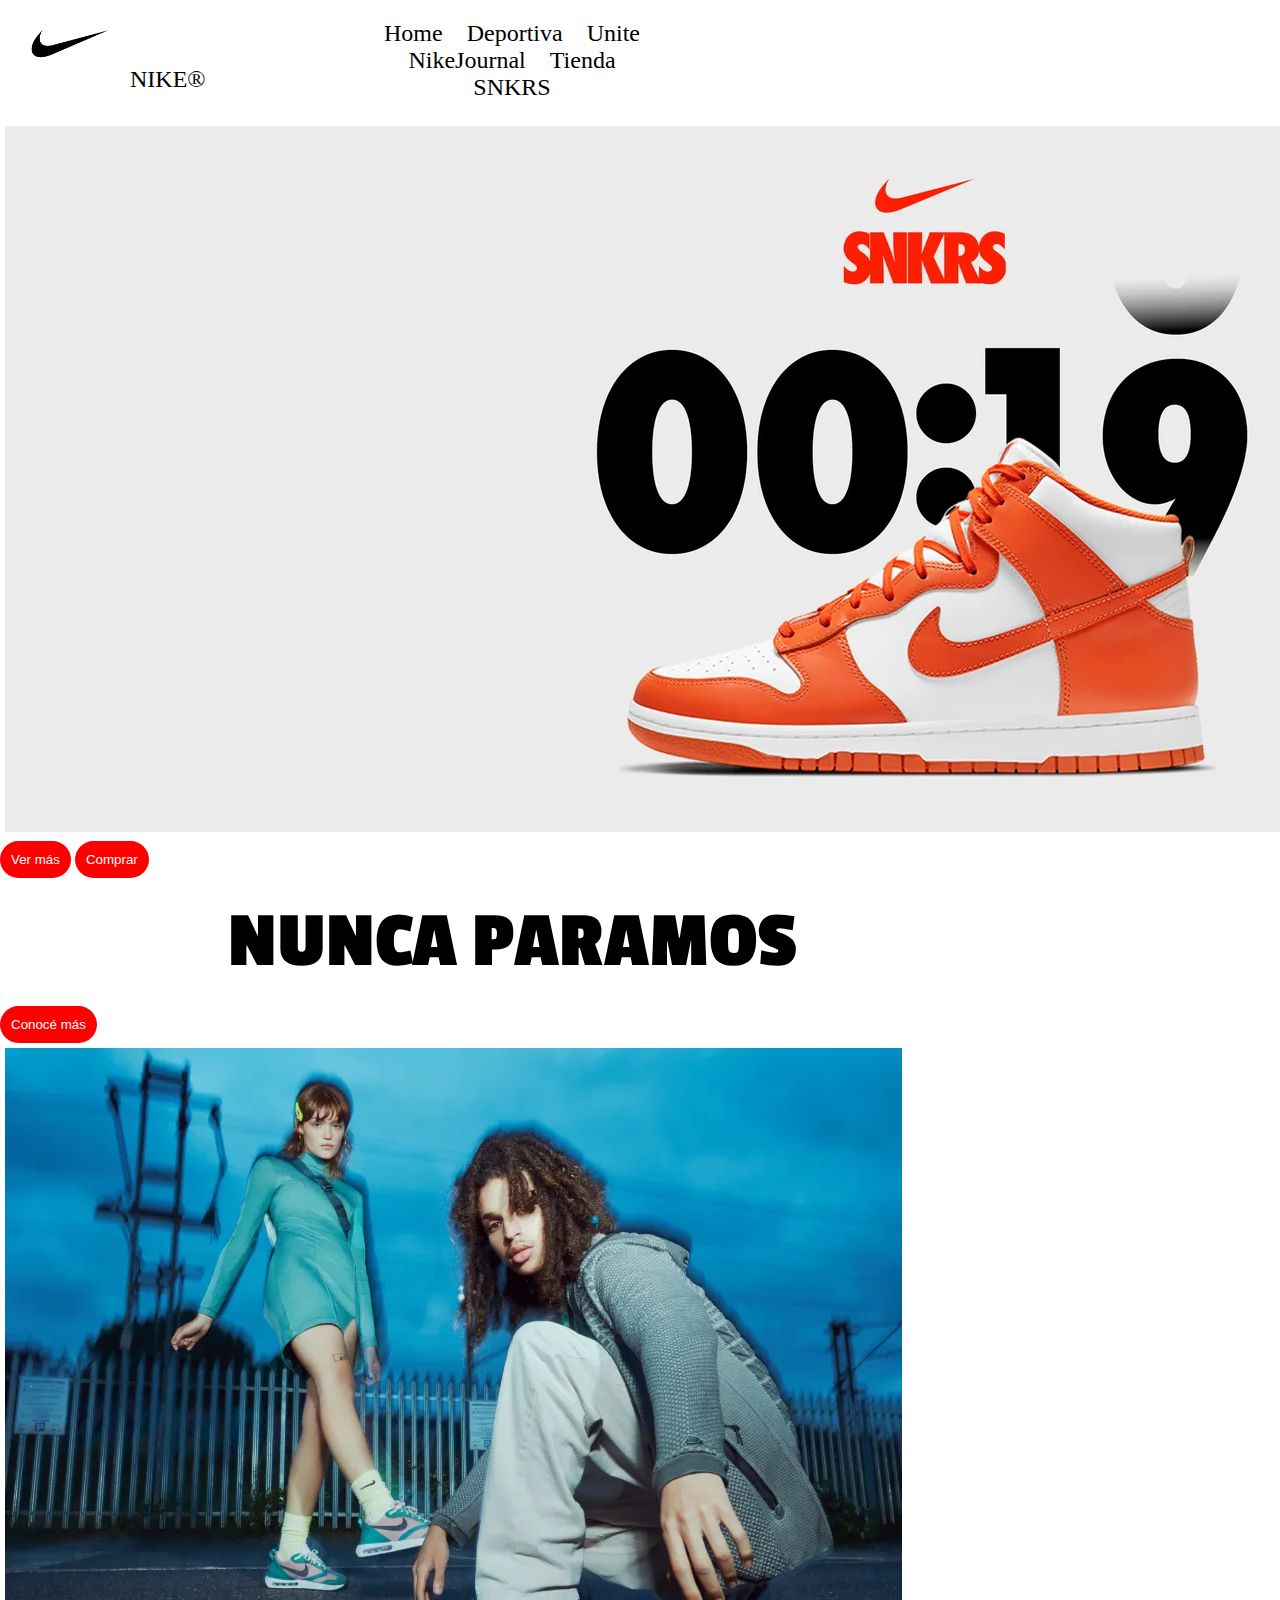
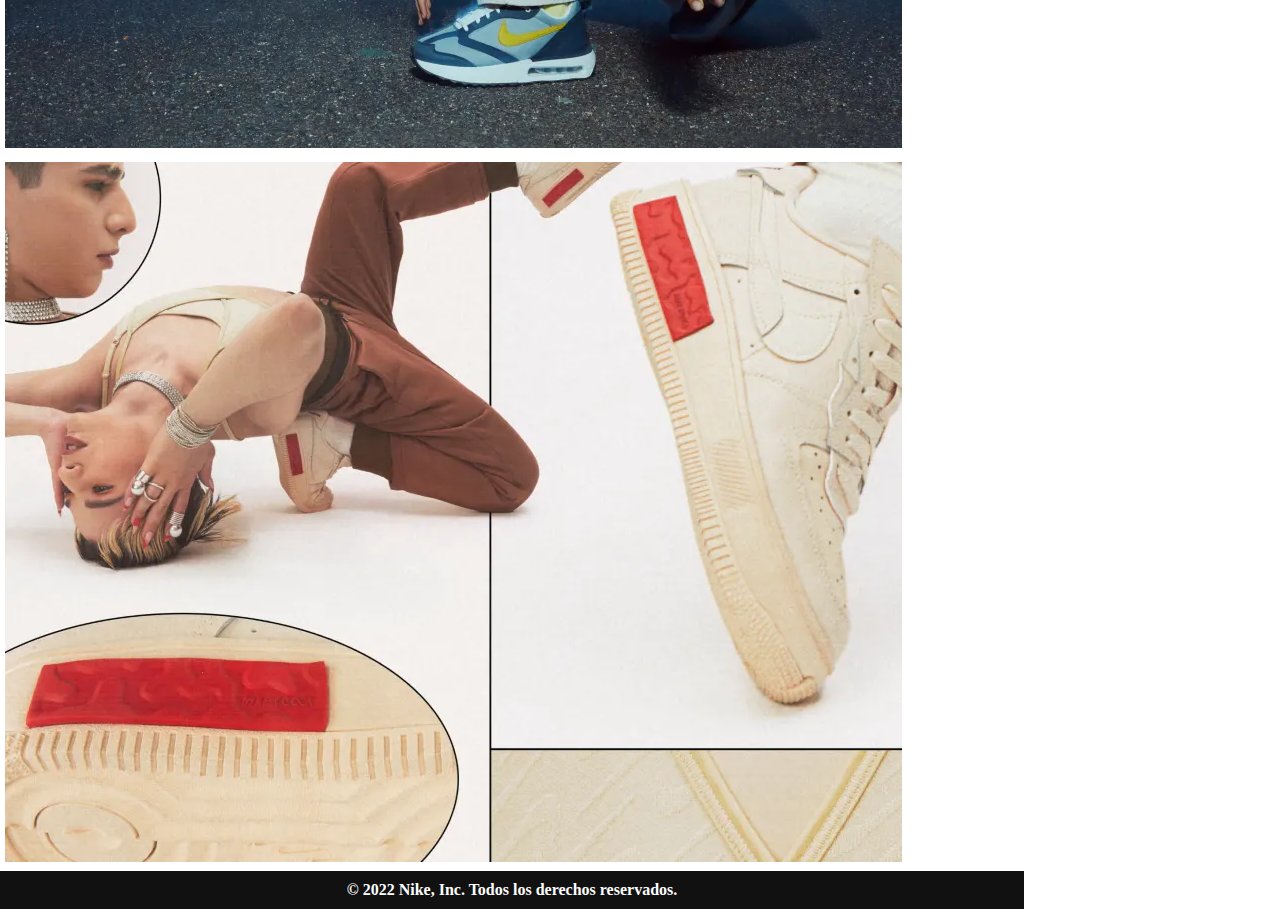
<file: index.html>
<!DOCTYPE html>
<html lang="es">

<head>
    <meta charset="UTF-8" />
    <meta http-equiv="X-UA-Compatible" content="IE=edge" />
    <meta name="viewport" content="width=device-width, initial-scale=1.0" />
    <link rel="shortcut icon" href="./imagenes/nike.png" type="image/x-icon" />
    <title>NIKE false</title>
    <!-- bootstrap -->
    <link href="https://cdn.jsdelivr.net/npm/bootstrap@5.2.0/dist/css/bootstrap.min.css" rel="stylesheet"
        integrity="sha384-gH2yIJqKdNHPEq0n4Mqa/HGKIhSkIHeL5AyhkYV8i59U5AR6csBvApHHNl/vI1Bx" crossorigin="anonymous" />
    <!-- css -->
    <link rel="stylesheet" href="./css/style.css" />
    <!-- letra -->
    <link rel="preconnect" href="https://fonts.googleapis.com" />
    <link rel="preconnect" href="https://fonts.gstatic.com" crossorigin />
    <link href="https://fonts.googleapis.com/css2?family=Passion+One&display=swap" rel="stylesheet" />
</head>

<body class="mx-auto" style="width: 80%">
    <div class="padreGrid">
        <header class="text-center">
            <a href="./index.html"><img src="./imagenes/nike.png" alt="Logo Nike" class="logo"/>NIKE®</a>
        </header>

        <nav class="lead">
            <a href="./index.html">Home</a>
            <a href="./pages/ropa.html">Deportiva</a>
            <a href="./pages/unite.html">Unite</a>
            <a href="./pages/nike.html">NikeJournal</a>
            <a href="./pages/tienda.html">Tienda</a>
            <a href="./pages/snkrs.html">SNKRS</a>
        </nav>

        <main class="text-center">
            <img src="./imagenes/zapas nike.webp" class="img-fluid" alt="zapatillas" />

            <div>
                <input type="button" value="Ver más" class="text-center" />
                <input type="button" value="Comprar" class="text-center" />
            </div>

            <h1>NUNCA PARAMOS</h1>

            <input type="button" value="Conocé más" class="text-center" />

            <div class="rounded float-left">
                <img src="./imagenes/airMax.webp" class="img-fluid" alt="publicidad" />
                <img src="./imagenes/owb the floor.webp" class="img-fluid" alt="publicidad" />
            </div>
        </main>

        <footer>
            <h2>© 2022 Nike, Inc. Todos los derechos reservados.</h2>
        </footer>
    </div>

    <!-- bootstrap -->
    <script src="https://cdn.jsdelivr.net/npm/bootstrap@5.2.0/dist/js/bootstrap.bundle.min.js"
        integrity="sha384-A3rJD856KowSb7dwlZdYEkO39Gagi7vIsF0jrRAoQmDKKtQBHUuLZ9AsSv4jD4Xa"
        crossorigin="anonymous"></script>
</body>

</html>
</file>
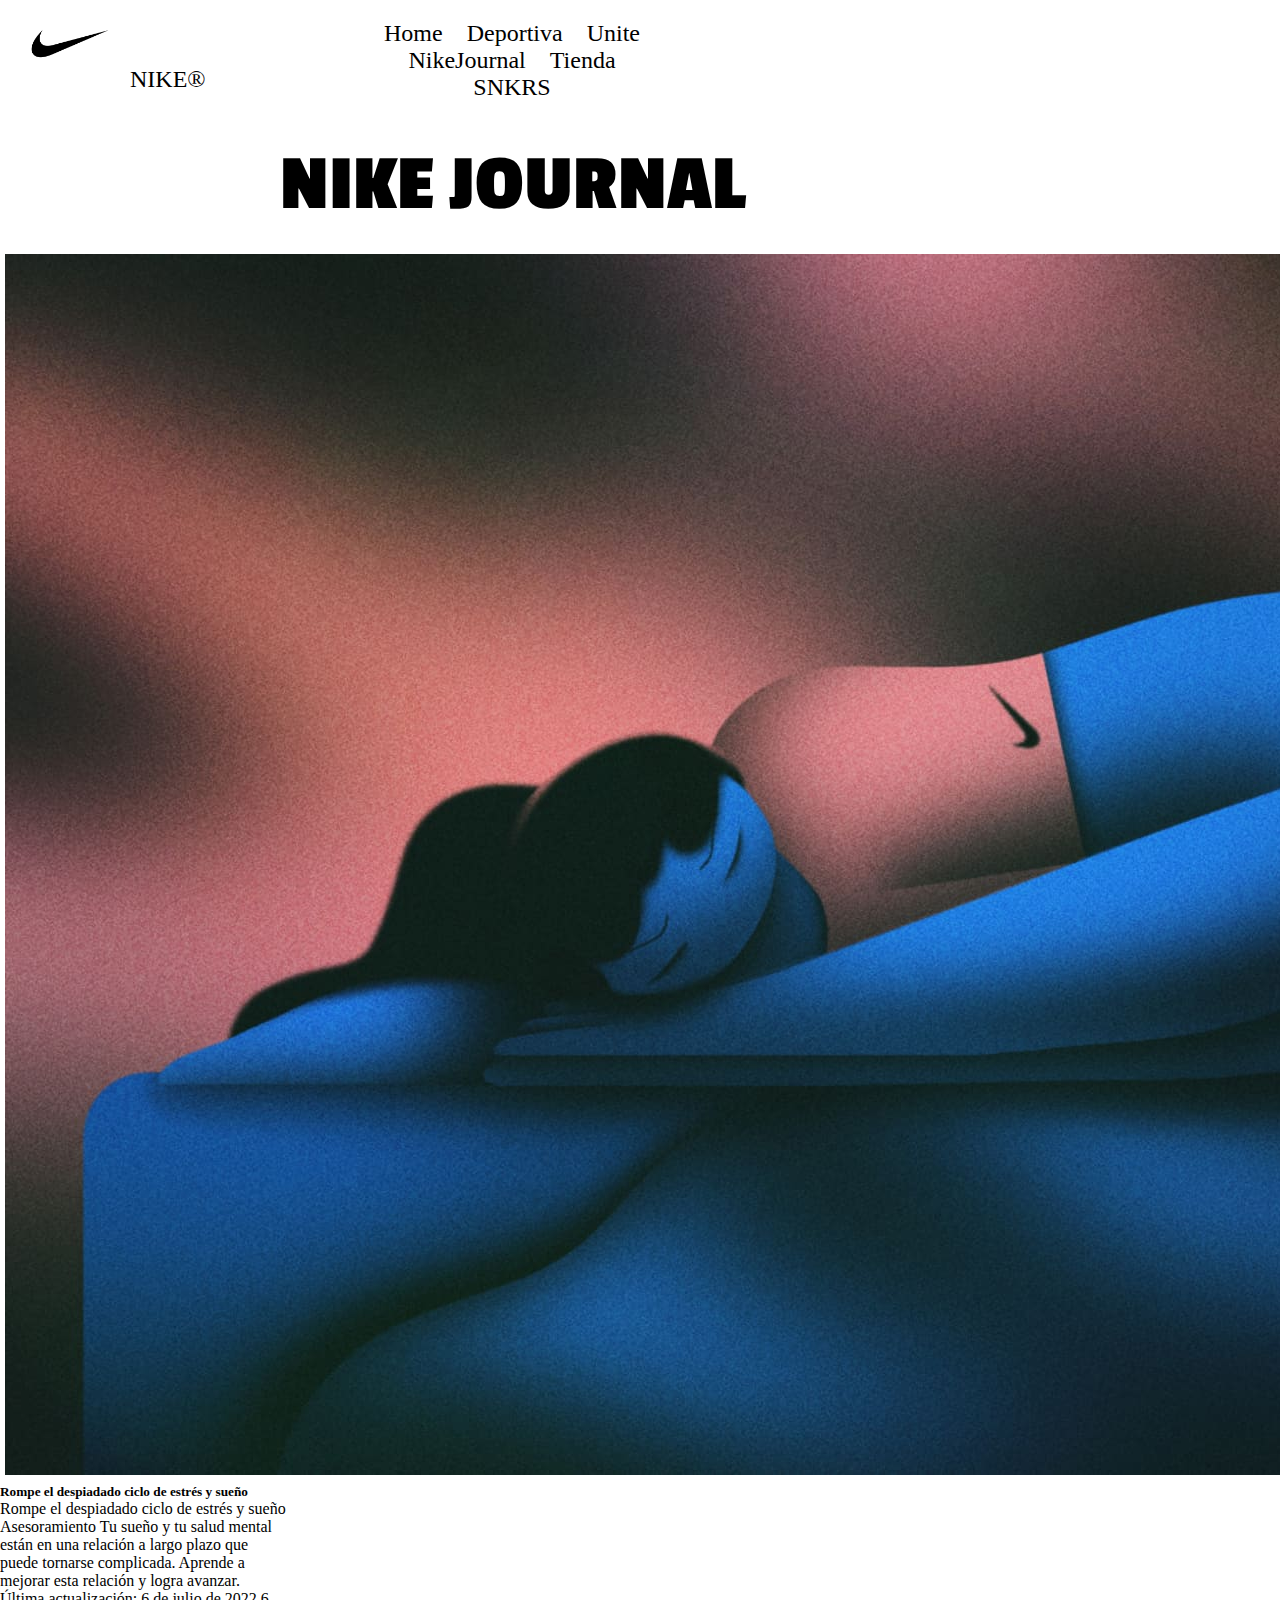
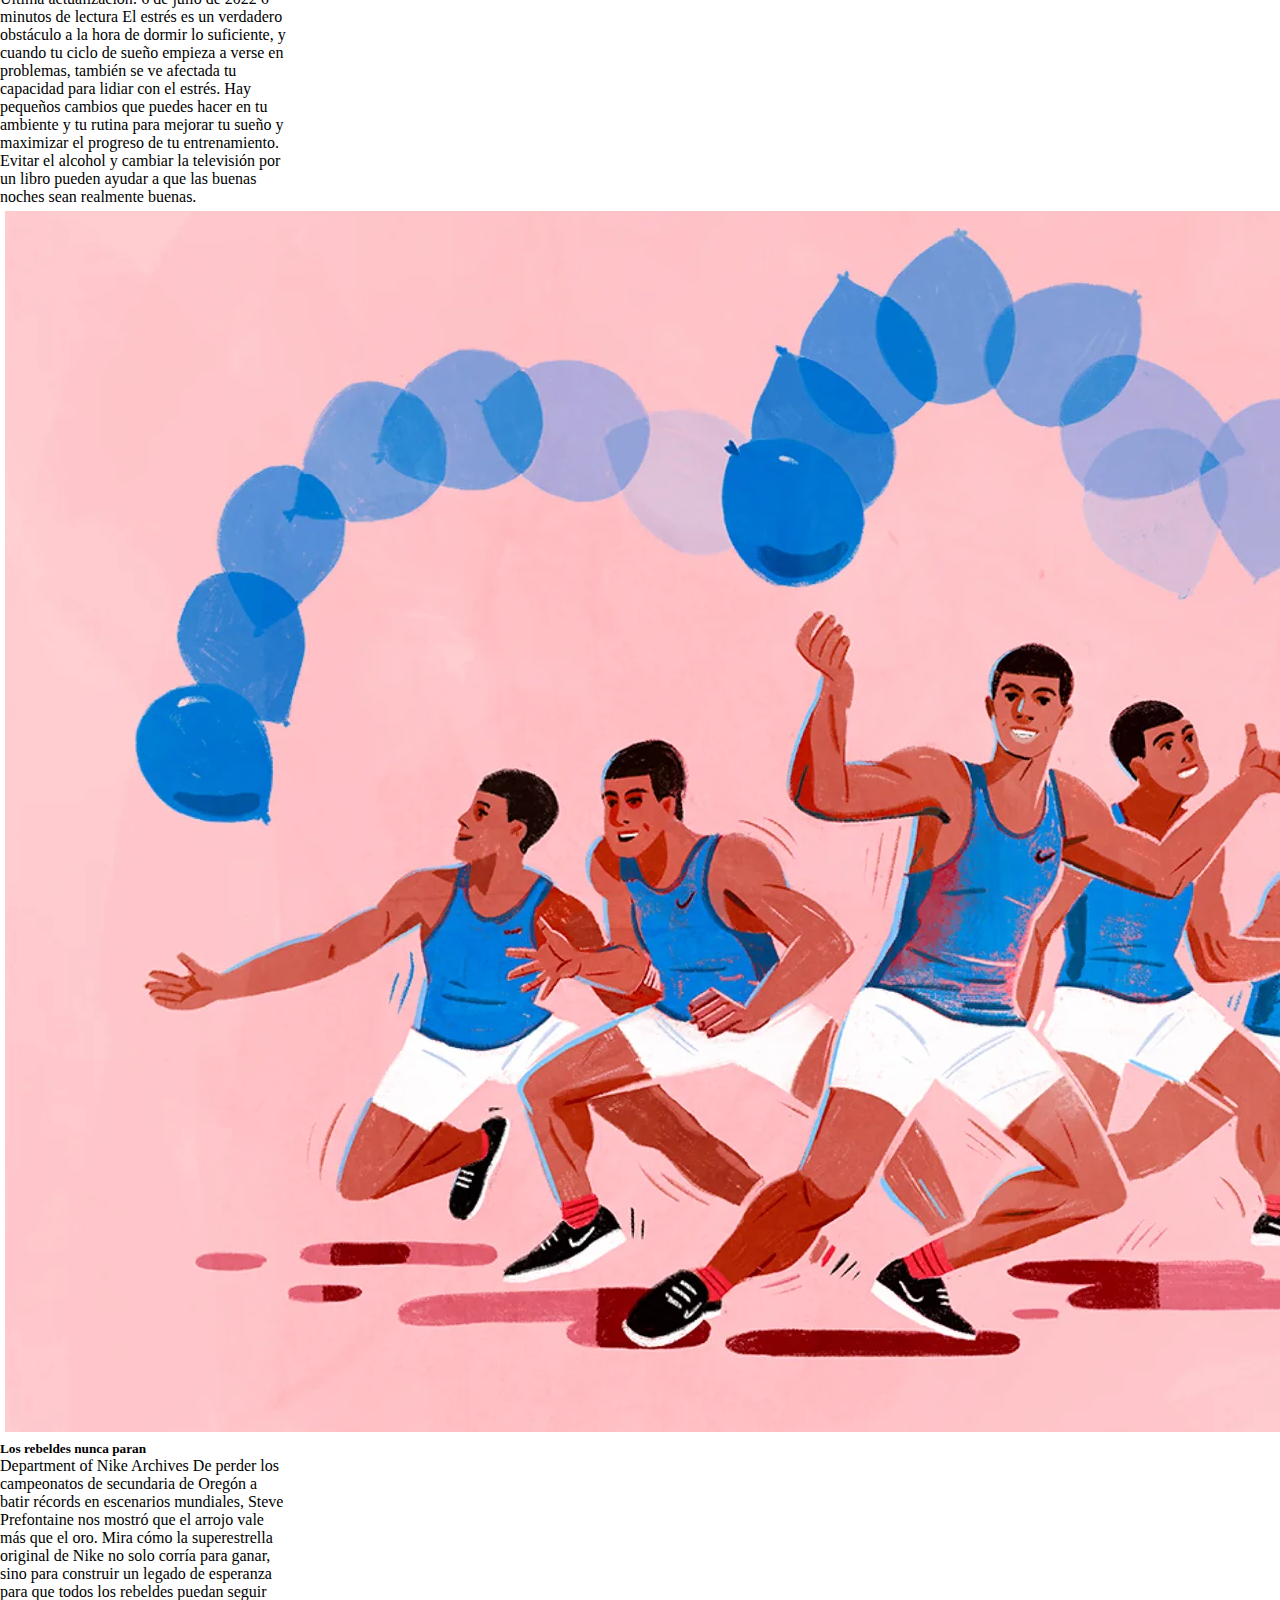
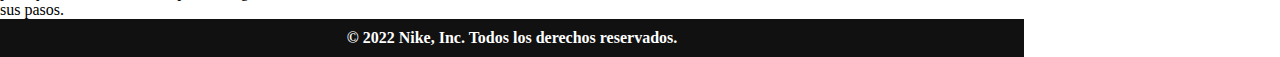
<file: pages/nike.html>
<!DOCTYPE html>
<html lang="es">

<head>
    <meta charset="UTF-8" />
    <meta http-equiv="X-UA-Compatible" content="IE=edge" />
    <meta name="viewport" content="width=device-width, initial-scale=1.0" />
    <link rel="shortcut icon" href="../imagenes/nike.png" type="image/x-icon" />
    <title>NIKE false</title>
    <!-- bootstrap -->
    <link href="https://cdn.jsdelivr.net/npm/bootstrap@5.2.0/dist/css/bootstrap.min.css" rel="stylesheet"
        integrity="sha384-gH2yIJqKdNHPEq0n4Mqa/HGKIhSkIHeL5AyhkYV8i59U5AR6csBvApHHNl/vI1Bx" crossorigin="anonymous" />
    <!-- css -->
    <link rel="stylesheet" href="../css/style.css" />
    <!-- letra -->
    <link rel="preconnect" href="https://fonts.googleapis.com" />
    <link rel="preconnect" href="https://fonts.gstatic.com" crossorigin />
    <link href="https://fonts.googleapis.com/css2?family=Passion+One&display=swap" rel="stylesheet" />
</head>

<body class="mx-auto" style="width: 80%">
    <div class="padreGrid">
        <header class="text-center">
            <a href="../index.html"><img src="../imagenes/nike.png" alt="Logo Nike" class="logo"/>NIKE®</a>
        </header>

        <nav class="lead">
            <a href="../index.html">Home</a>
            <a href="./ropa.html">Deportiva</a>
            <a href="./unite.html">Unite</a>
            <a href="./nike.html">NikeJournal</a>
            <a href="./tienda.html">Tienda</a>
            <a href="./snkrs.html">SNKRS</a>
        </nav>

        <main class="text-center">

            <h1>NIKE JOURNAL</h1>


            <div class="row card-group">

                <div class="card" style="width: 18rem;">
                    <img src="../imagenes/1ro.jpg" class="card-img-top" alt="cartas">
                    <div class="card-body">
                        <h5 class="card-title">Rompe el despiadado ciclo de estrés y sueño</h5>
                        <p class="card-text">Rompe el despiadado ciclo de estrés y sueño
                            Asesoramiento
                            Tu sueño y tu salud mental están en una relación a largo plazo que puede tornarse complicada. Aprende a mejorar esta relación y logra avanzar.
                            
                            Última actualización: 6 de julio de 2022
                            6 minutos de lectura
                            El estrés es un verdadero obstáculo a la hora de dormir lo suficiente, y cuando tu ciclo de sueño empieza a verse en problemas, también se ve afectada tu capacidad para lidiar con el estrés.
                            Hay pequeños cambios que puedes hacer en tu ambiente y tu rutina para mejorar tu sueño y maximizar el progreso de tu entrenamiento.
                            Evitar el alcohol y cambiar la televisión por un libro pueden ayudar a que las buenas noches sean realmente buenas. </p>
                    </div>
                </div>

                <div class="card" style="width: 18rem;">
                    <img src="../imagenes/2do.webp" class="card-img-top" alt="cartas">
                    <div class="card-body">
                        <h5 class="card-title">Los rebeldes nunca paran</h5>
                        <p class="card-text">Department of Nike Archives
                            De perder los campeonatos de secundaria de Oregón a batir récords en escenarios mundiales, Steve Prefontaine nos mostró que el arrojo vale más que el oro. Mira cómo la superestrella original de Nike no solo corría para ganar, sino para construir un legado de esperanza para que todos los rebeldes puedan seguir sus pasos.</p>
                    </div>
                </div>
        </main>

        <footer>
            <h2>© 2022 Nike, Inc. Todos los derechos reservados.</h2>
        </footer>
    </div>

    <!-- bootstrap -->
    <script src="https://cdn.jsdelivr.net/npm/bootstrap@5.2.0/dist/js/bootstrap.bundle.min.js"
        integrity="sha384-A3rJD856KowSb7dwlZdYEkO39Gagi7vIsF0jrRAoQmDKKtQBHUuLZ9AsSv4jD4Xa"
        crossorigin="anonymous"></script>
</body>

</html>
</file>
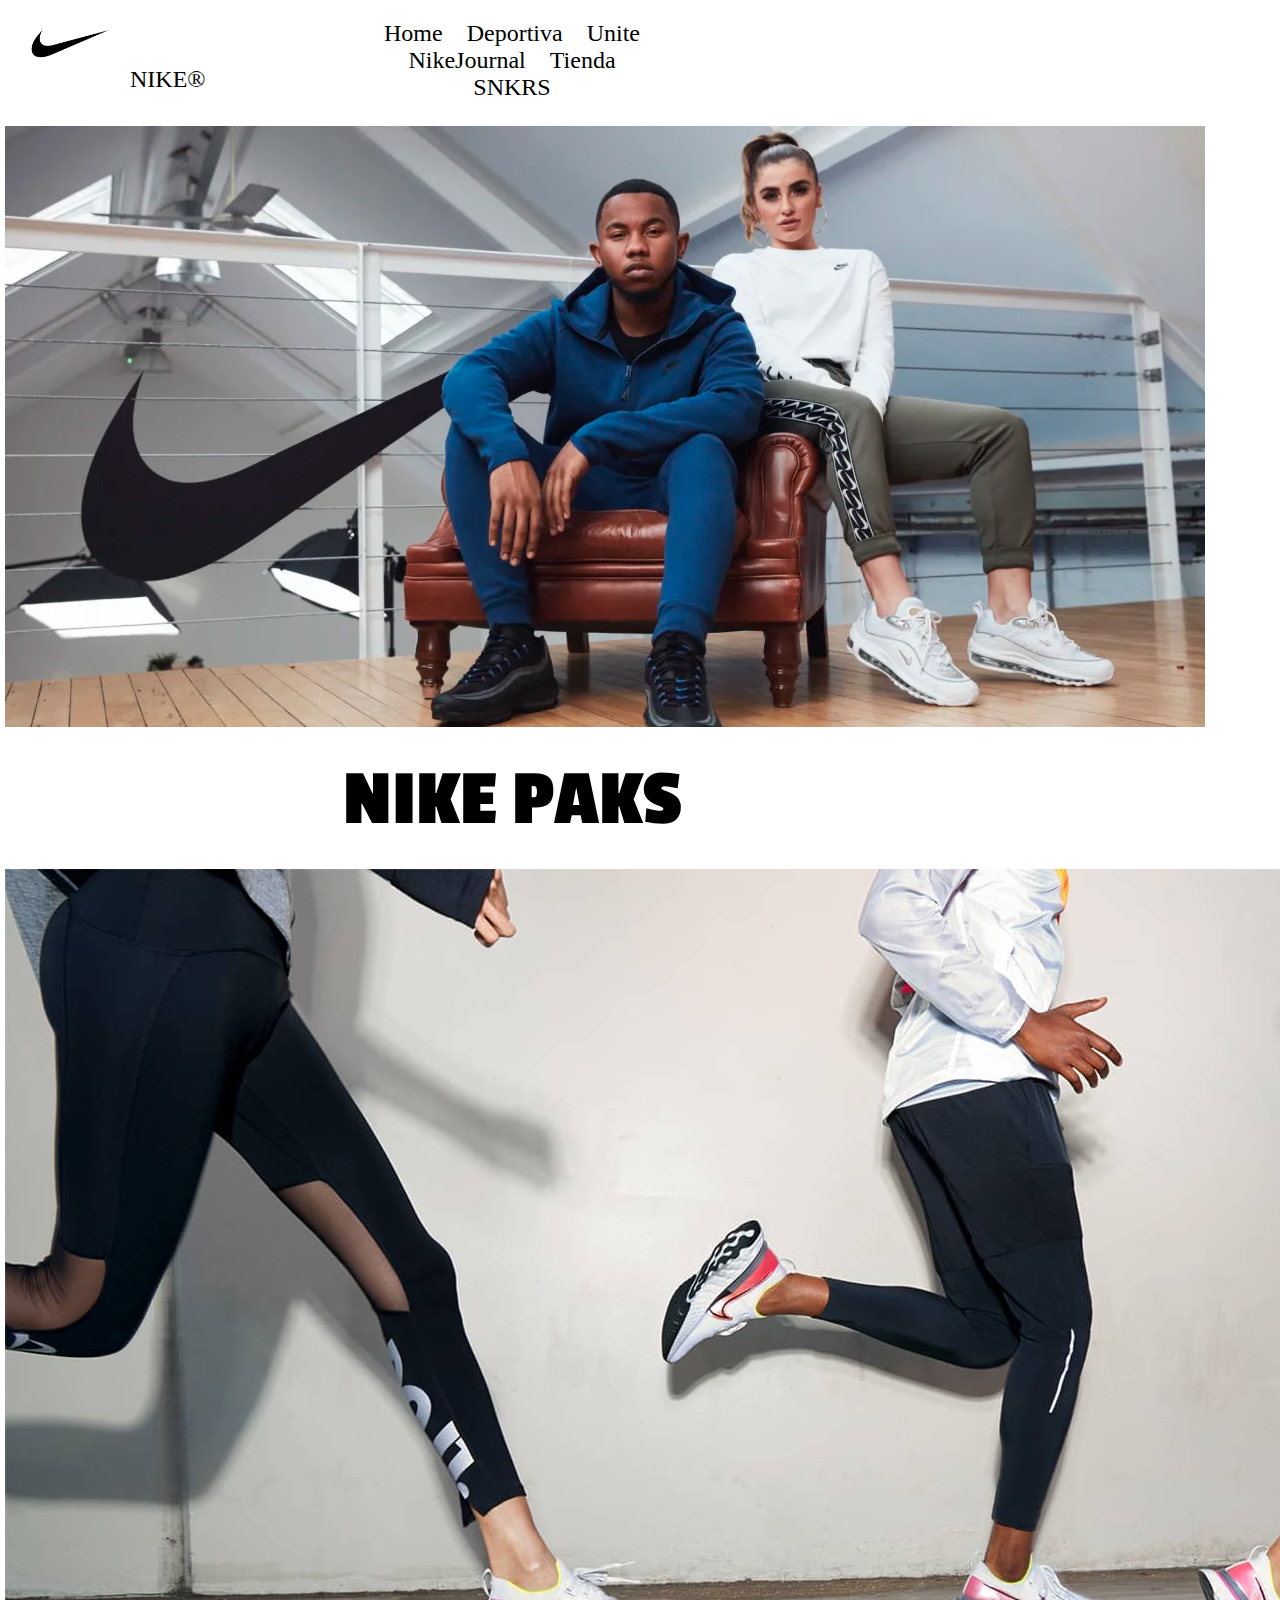
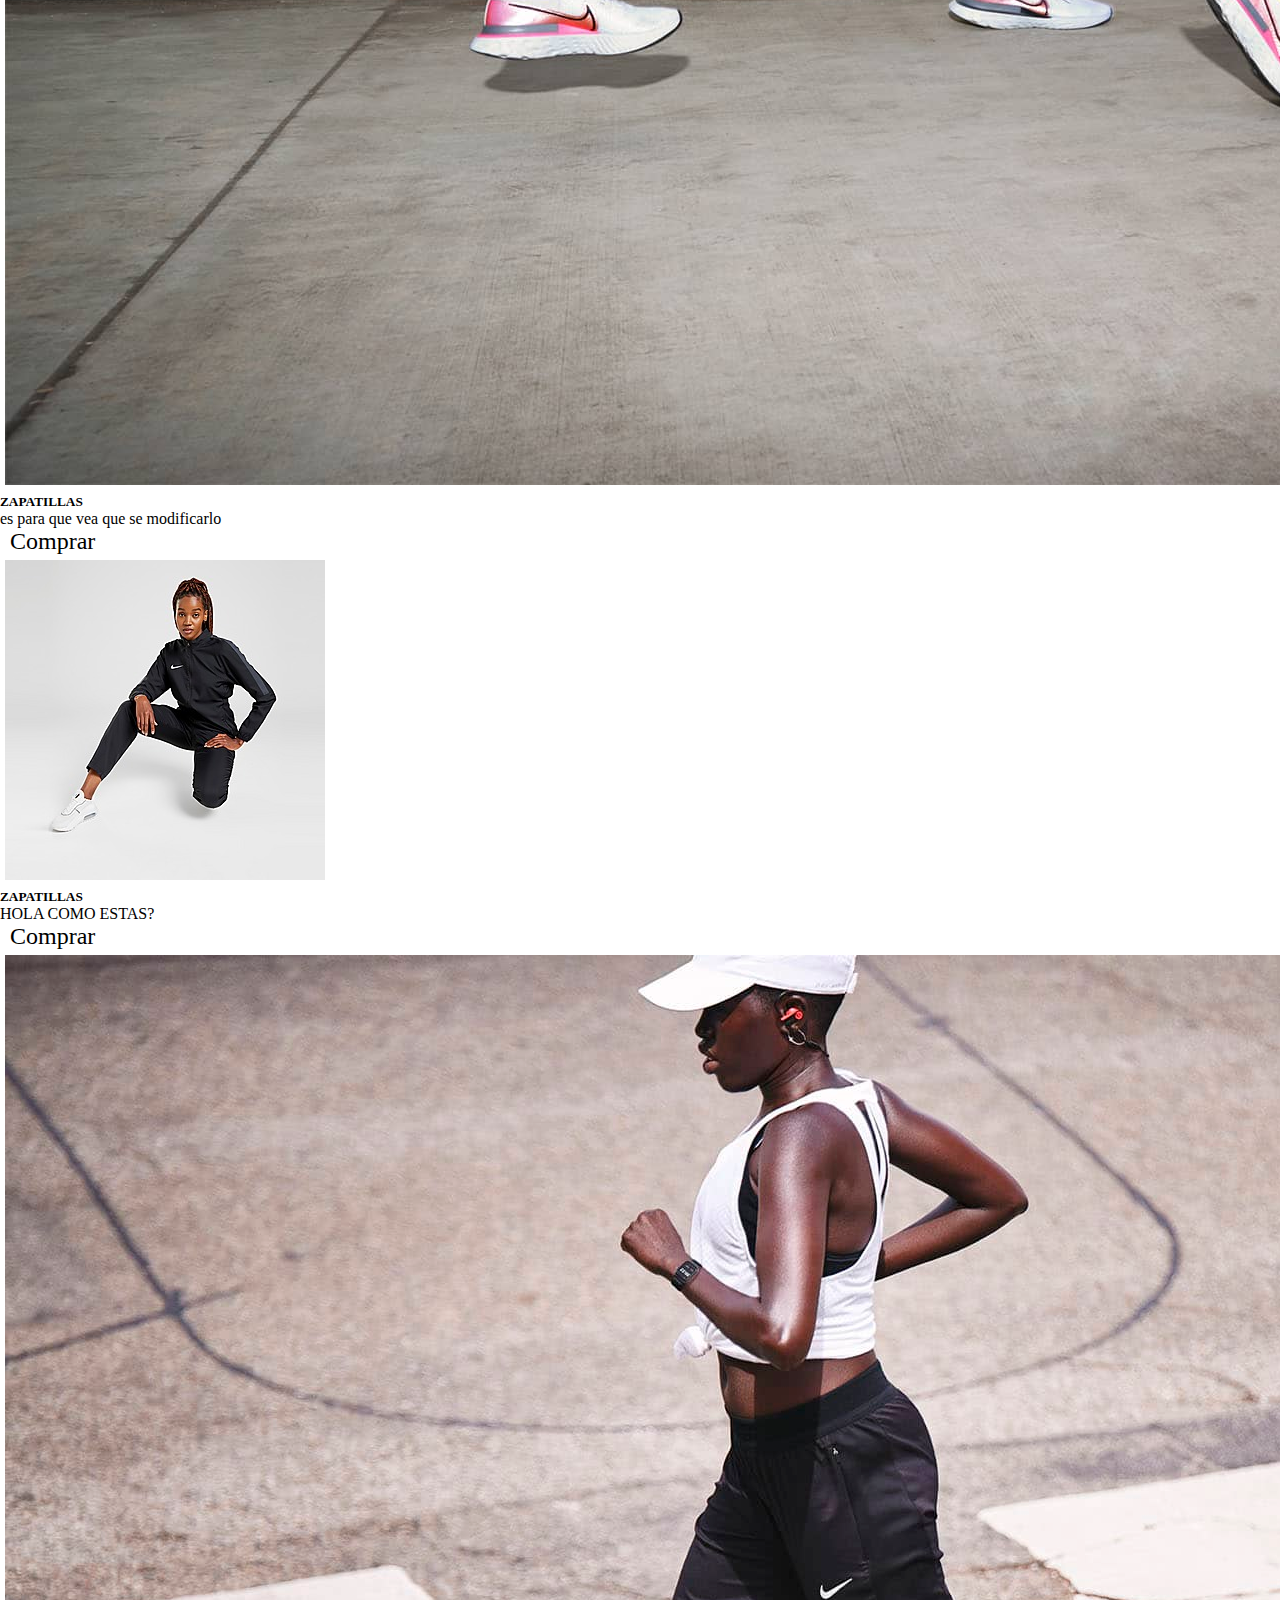
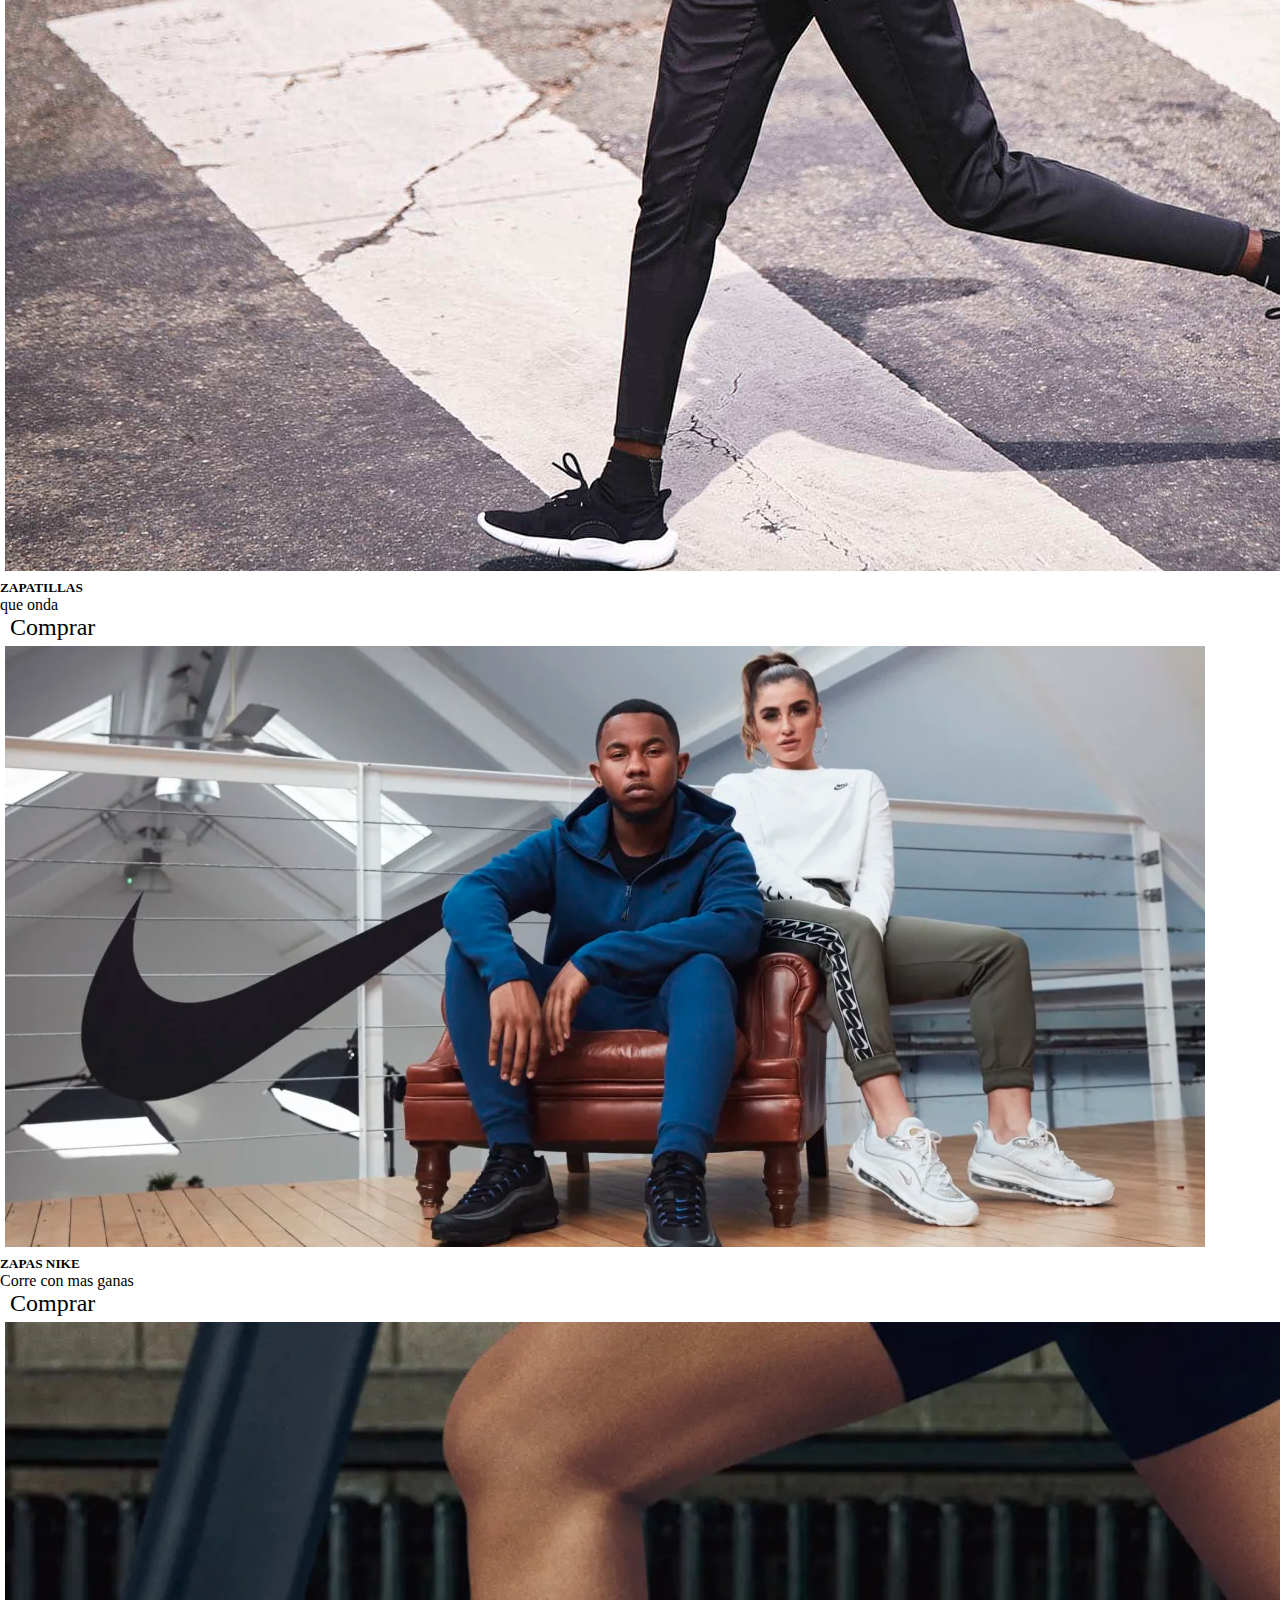
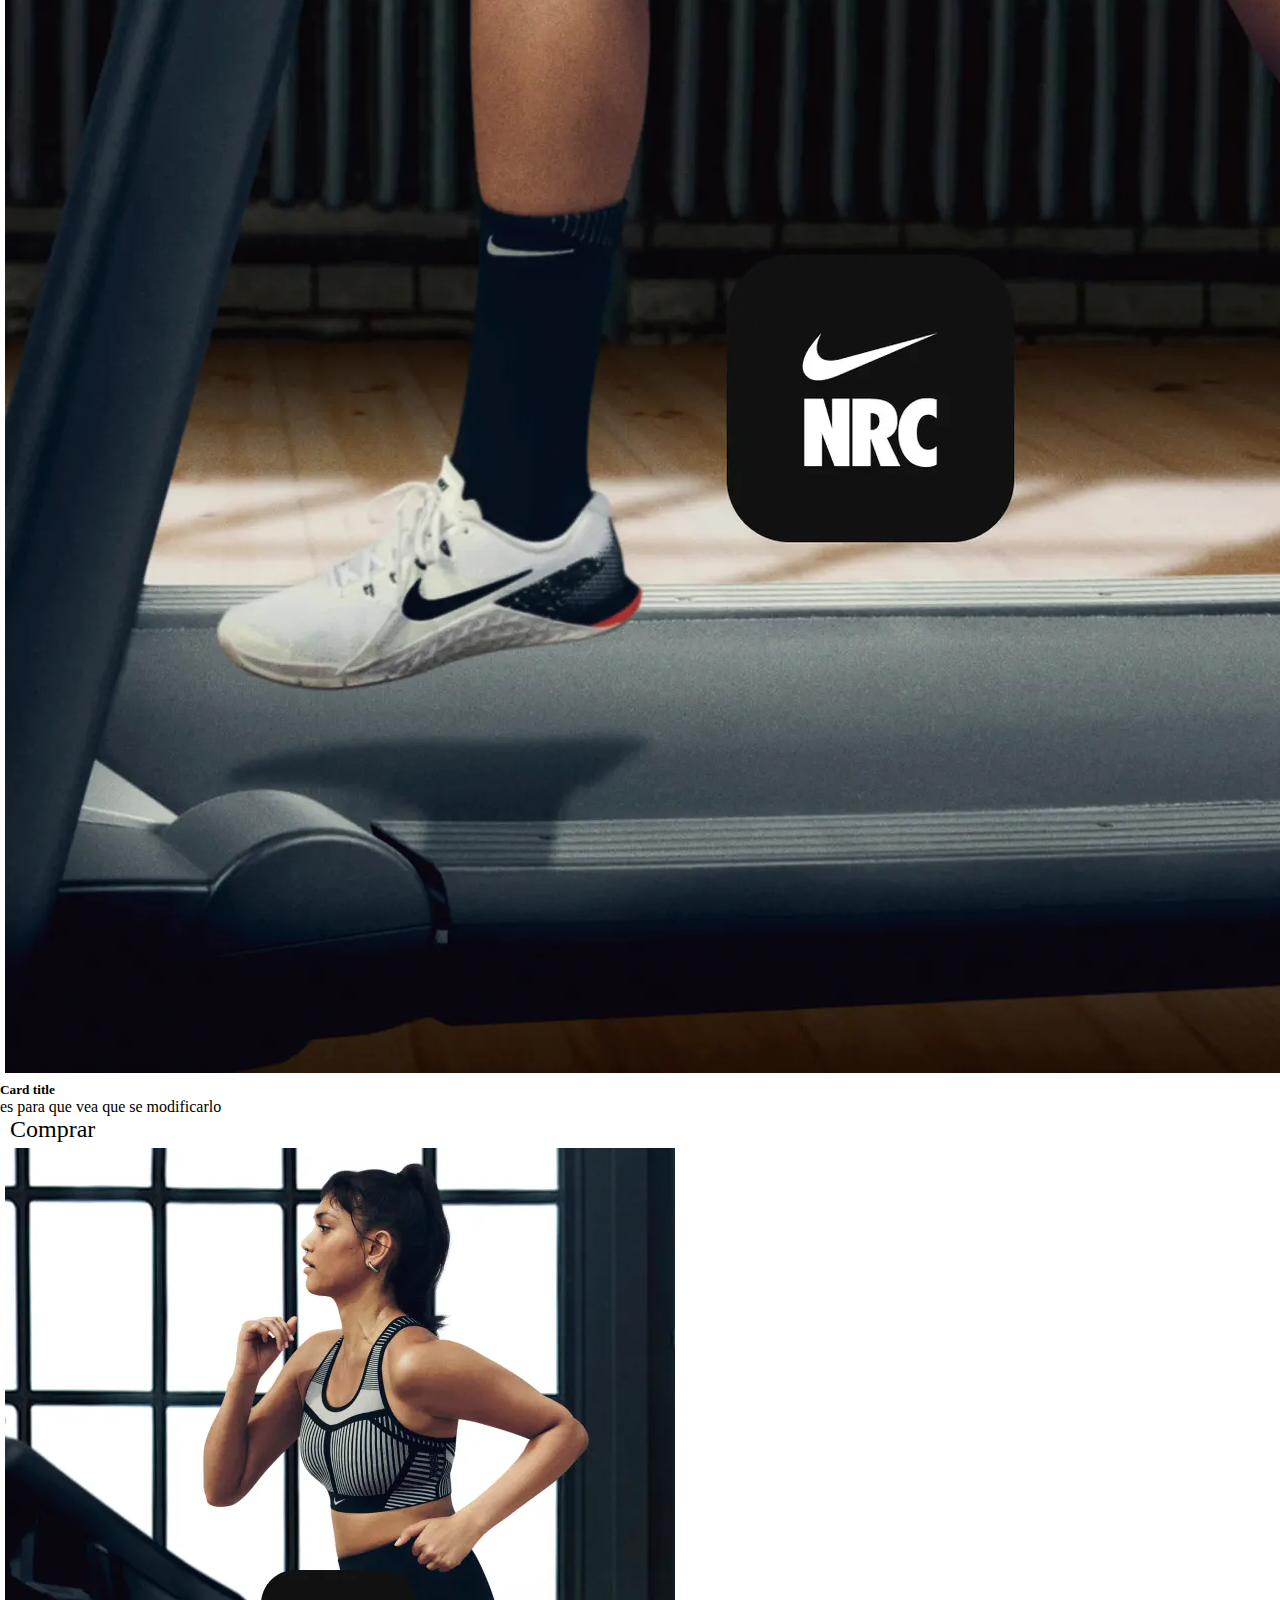
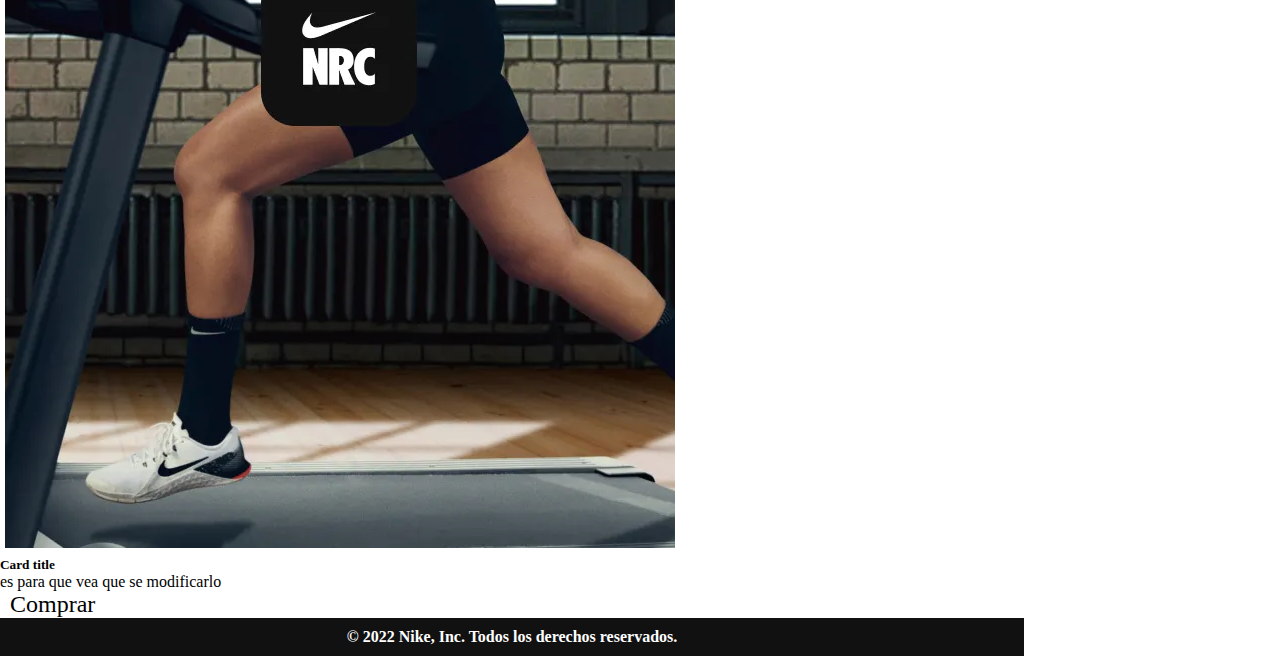
<file: pages/ropa.html>
<!DOCTYPE html>
<html lang="es">

<head>
    <meta charset="UTF-8" />
    <meta http-equiv="X-UA-Compatible" content="IE=edge" />
    <meta name="viewport" content="width=device-width, initial-scale=1.0" />
    <link rel="shortcut icon" href="../imagenes/nike.png" type="image/x-icon" />
    <title>NIKE</title>
    <!-- bootstrap -->
    <link href="https://cdn.jsdelivr.net/npm/bootstrap@5.2.0/dist/css/bootstrap.min.css" rel="stylesheet"
        integrity="sha384-gH2yIJqKdNHPEq0n4Mqa/HGKIhSkIHeL5AyhkYV8i59U5AR6csBvApHHNl/vI1Bx" crossorigin="anonymous" />
    <!-- css -->
    <link rel="stylesheet" href="../css/style.css" />
    <!-- letra -->
    <link rel="preconnect" href="https://fonts.googleapis.com" />
    <link rel="preconnect" href="https://fonts.gstatic.com" crossorigin />
    <link href="https://fonts.googleapis.com/css2?family=Passion+One&display=swap" rel="stylesheet" />
</head>

<body class="mx-auto" style="width: 80%">
    <div class="padreGrid">
        <header class="text-center">
            <a href="./index.html"><img src="../imagenes/nike.png" alt="Logo Nike" class="logo" />NIKE®</a>
        </header>

        <nav class="lead">
            <a href="../index.html">Home</a>
            <a href="./ropa.html">Deportiva</a>
            <a href="./unite.html">Unite</a>
            <a href="./nike.html">NikeJournal</a>
            <a href="./tienda.html">Tienda</a>
            <a href="./snkrs.html">SNKRS</a>
        </nav>

        <main class="text-center">
            <img src="../imagenes/deportivo3.webp" class="img-fluid" alt="imagen">
            <h1>NIKE PAKS</h1>
            <!-- grillas -->

            <div class="row">

                <div class="card" style="width: 18rem;">
                    <img src="../imagenes/deportiva.jpg" class="card-img-top" alt="...">
                    <div class="card-body">
                        <h5 class="card-title">ZAPATILLAS</h5>
                        <p class="card-text">es para que vea que se modificarlo </p>
                        <a href="#" class="btn btn-primary">Comprar</a>
                    </div>
                </div>

                <div class="card" style="width: 18rem;">
                    <img src="../imagenes/deportiva.png" class="card-img-top" alt="...">
                    <div class="card-body">
                        <h5 class="card-title">ZAPATILLAS</h5>
                        <p class="card-text">HOLA COMO ESTAS?</p>
                        <a href="#" class="btn btn-primary">Comprar</a>
                    </div>
                </div>

                <div class="card" style="width: 18rem;">
                    <img src="../imagenes/deportiva2.jpg" class="card-img-top" alt="...">
                    <div class="card-body">
                        <h5 class="card-title">ZAPATILLAS</h5>
                        <p class="card-text">que onda</p>
                        <a href="#" class="btn btn-primary">Comprar</a>
                    </div>
                </div>

                <div class="card" style="width: 18rem;">
                    <img src="../imagenes/deportivo3.webp" class="card-img-top" alt="...">
                    <div class="card-body">
                        <h5 class="card-title">ZAPAS NIKE</h5>
                        <p class="card-text">Corre con mas ganas</p>
                        <a href="#" class="btn btn-primary">Comprar</a>
                    </div>
                </div>
                
                <div class="card" style="width: 18rem;">
                    <img src="../imagenes/run.webp" class="card-img-top" alt="...">
                    <div class="card-body">
                        <h5 class="card-title">Card title</h5>
                        <p class="card-text">es para que vea que se modificarlo </p>
                        <a href="#" class="btn btn-primary">Comprar</a>
                    </div>
                </div>

                <div class="card" style="width: 18rem;">
                    <img src="../imagenes/run2.webp" class="card-img-top" alt="...">
                    <div class="card-body">
                        <h5 class="card-title">Card title</h5>
                        <p class="card-text">es para que vea que se modificarlo </p>
                        <a href="#" class="btn btn-primary">Comprar</a>
                    </div>
                </div>




            </div>

        </main>

        <footer>
            <h2>© 2022 Nike, Inc. Todos los derechos reservados.</h2>
        </footer>
    </div>

    <!-- bootstrap -->
    <script src="https://cdn.jsdelivr.net/npm/bootstrap@5.2.0/dist/js/bootstrap.bundle.min.js"
        integrity="sha384-A3rJD856KowSb7dwlZdYEkO39Gagi7vIsF0jrRAoQmDKKtQBHUuLZ9AsSv4jD4Xa"
        crossorigin="anonymous"></script>
</body>

</html>
</file>
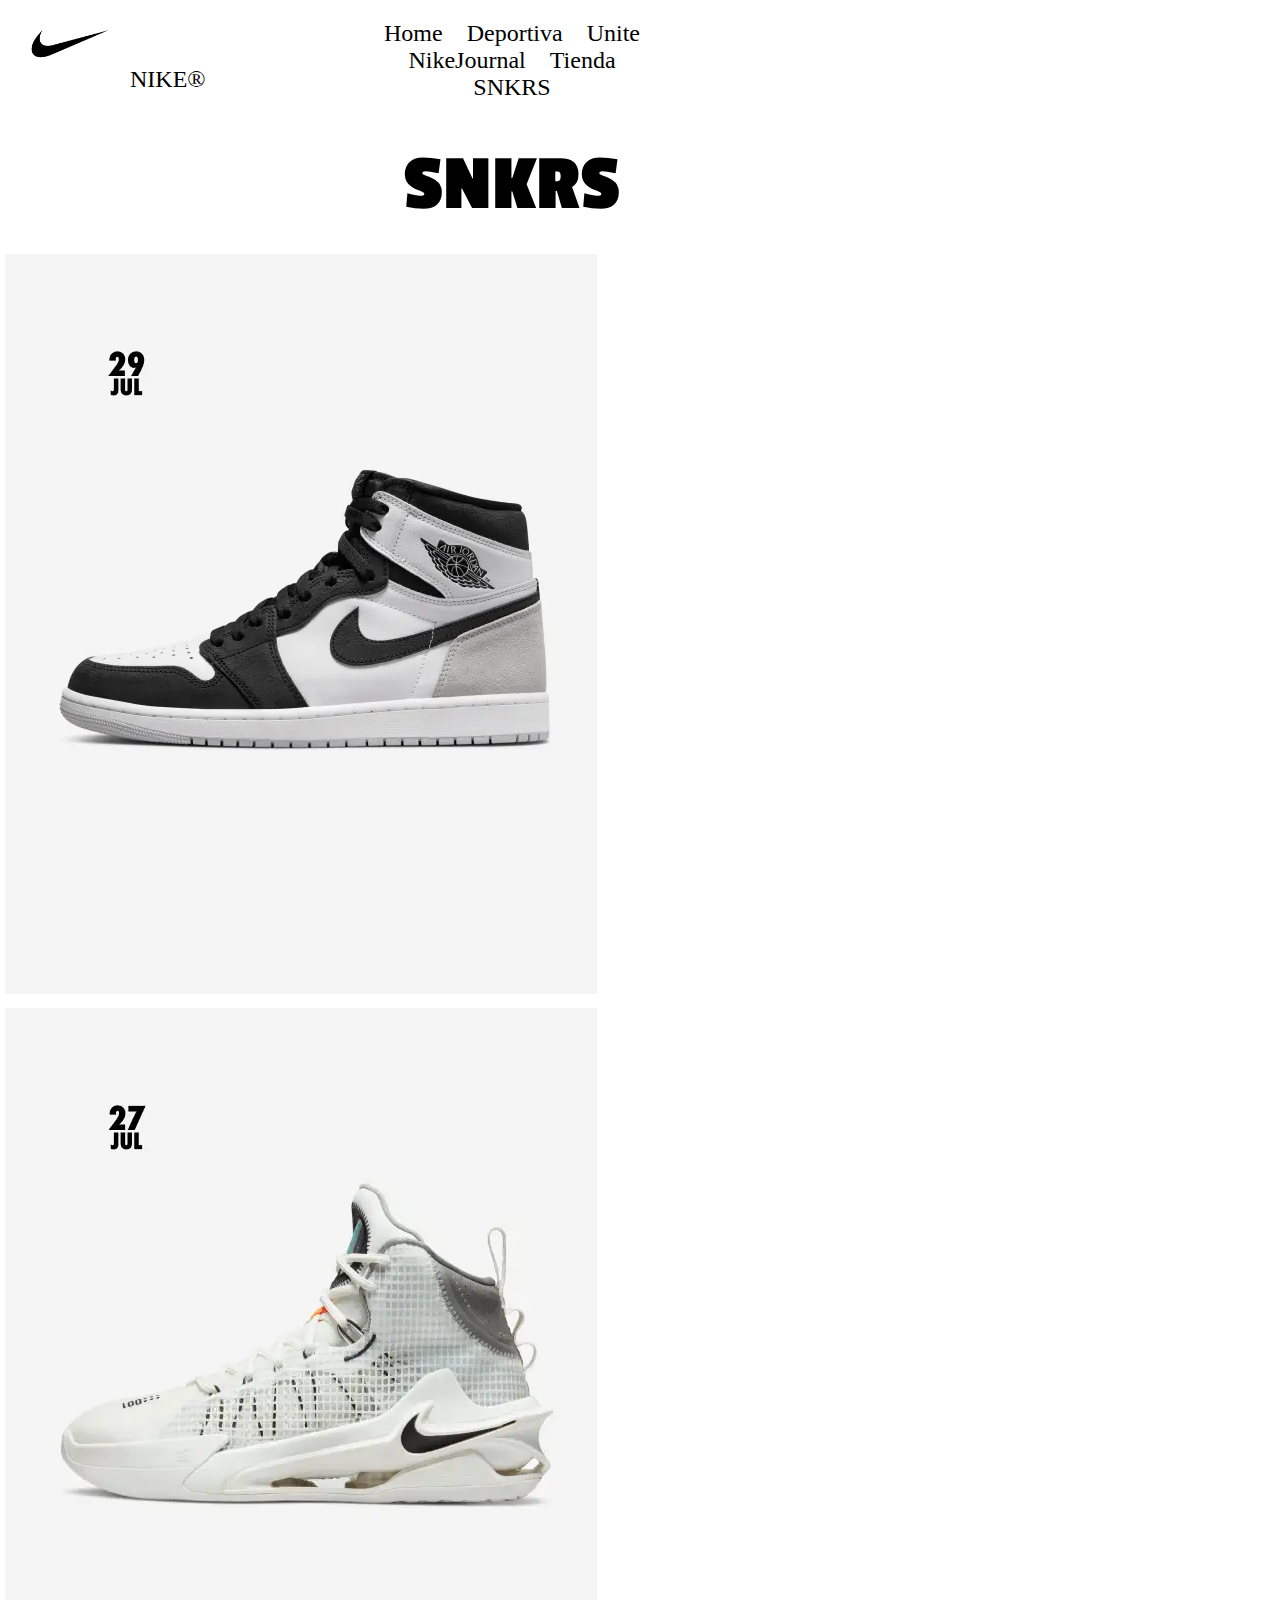
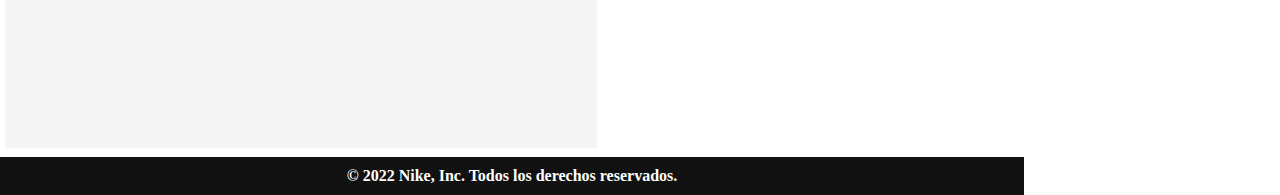
<file: pages/snkrs.html>
<!DOCTYPE html>
<html lang="es">

<head>
    <meta charset="UTF-8" />
    <meta http-equiv="X-UA-Compatible" content="IE=edge" />
    <meta name="viewport" content="width=device-width, initial-scale=1.0" />
    <link rel="shortcut icon" href="../imagenes/nike.png" type="image/x-icon" />
    <title>NIKE false</title>
    <!-- bootstrap -->
    <link href="https://cdn.jsdelivr.net/npm/bootstrap@5.2.0/dist/css/bootstrap.min.css" rel="stylesheet"
        integrity="sha384-gH2yIJqKdNHPEq0n4Mqa/HGKIhSkIHeL5AyhkYV8i59U5AR6csBvApHHNl/vI1Bx" crossorigin="anonymous" />
    <!-- css -->
    <link rel="stylesheet" href="../css/style.css" />
    <!-- letra -->
    <link rel="preconnect" href="https://fonts.googleapis.com" />
    <link rel="preconnect" href="https://fonts.gstatic.com" crossorigin />
    <link href="https://fonts.googleapis.com/css2?family=Passion+One&display=swap" rel="stylesheet" />
</head>

<body class="mx-auto" style="width: 80%">
    <div class="padreGrid">
        <header class="text-center">
            <a href="../index.html"><img src="../imagenes/nike.png" alt="Logo Nike" class="logo"/>NIKE®</a>
        </header>

        <nav class="lead">
            <a href="../index.html">Home</a>
            <a href="./ropa.html">Deportiva</a>
            <a href="./unite.html">Unite</a>
            <a href="./nike.html">NikeJournal</a>
            <a href="./tienda.html">Tienda</a>
            <a href="./snkrs.html">SNKRS</a>
        </nav>

        <main class="text-center">
            <h1>SNKRS</h1>

            <div class="rounded float-left">
                <img src="../imagenes/airjordan1.webp" class="img-fluid" alt="publicidad" />
                <img src="../imagenes/nikeairzoomG.t" class="img-fluid" alt="publicidad" />
            </div>
        </main>

        <footer>
            <h2>© 2022 Nike, Inc. Todos los derechos reservados.</h2>
        </footer>
    </div>

    <!-- bootstrap -->
    <script src="https://cdn.jsdelivr.net/npm/bootstrap@5.2.0/dist/js/bootstrap.bundle.min.js"
        integrity="sha384-A3rJD856KowSb7dwlZdYEkO39Gagi7vIsF0jrRAoQmDKKtQBHUuLZ9AsSv4jD4Xa"
        crossorigin="anonymous"></script>
</body>

</html>
</file>
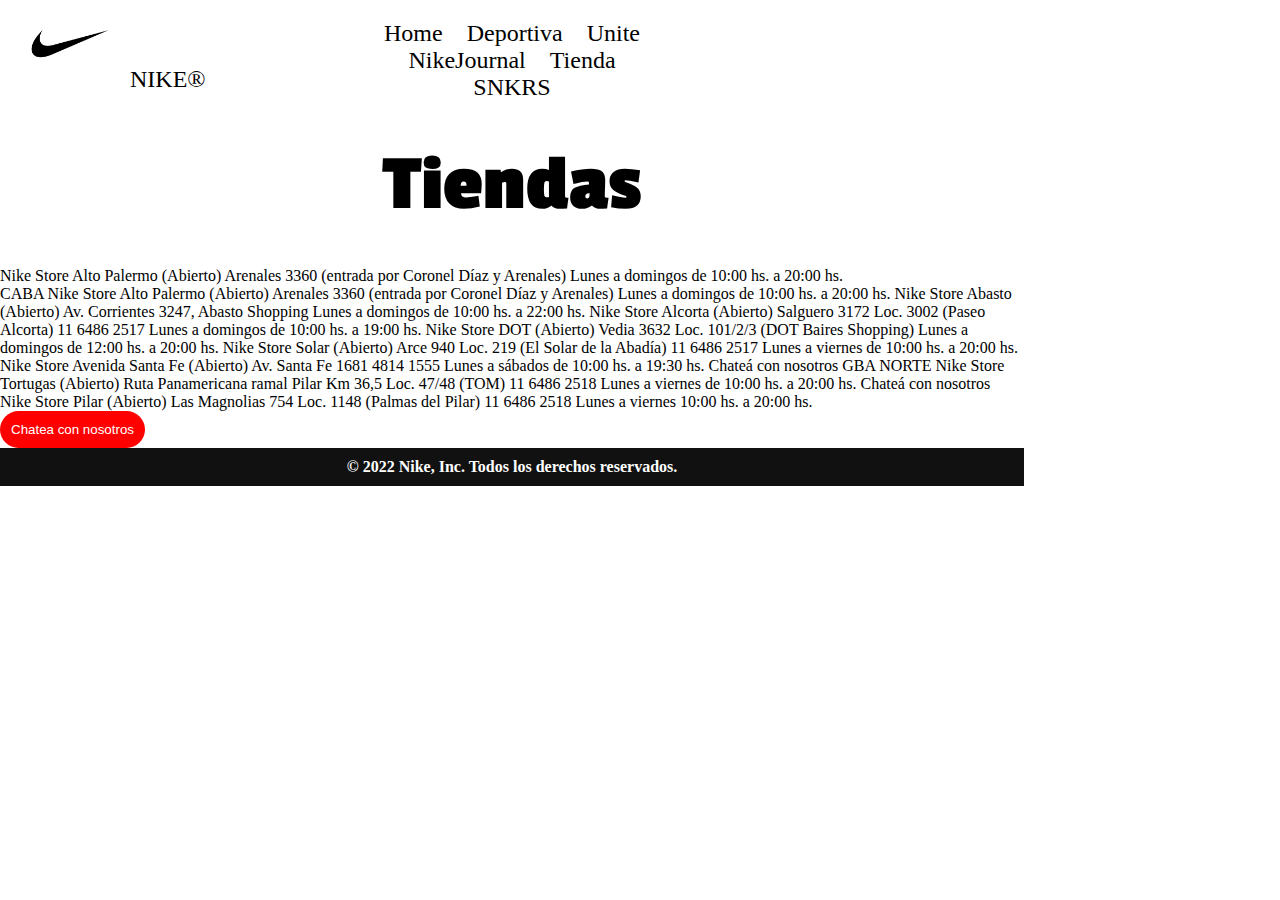
<file: pages/tienda.html>
<!DOCTYPE html>
<html lang="es">

<head>
    <meta charset="UTF-8" />
    <meta http-equiv="X-UA-Compatible" content="IE=edge" />
    <meta name="viewport" content="width=device-width, initial-scale=1.0" />
    <link rel="shortcut icon" href="../imagenes/nike.png" type="image/x-icon" />
    <title>NIKE false</title>
    <!-- bootstrap -->
    <link href="https://cdn.jsdelivr.net/npm/bootstrap@5.2.0/dist/css/bootstrap.min.css" rel="stylesheet"
        integrity="sha384-gH2yIJqKdNHPEq0n4Mqa/HGKIhSkIHeL5AyhkYV8i59U5AR6csBvApHHNl/vI1Bx" crossorigin="anonymous" />
    <!-- css -->
    <link rel="stylesheet" href="../css/style.css" />
    <!-- letra -->
    <link rel="preconnect" href="https://fonts.googleapis.com" />
    <link rel="preconnect" href="https://fonts.gstatic.com" crossorigin />
    <link href="https://fonts.googleapis.com/css2?family=Passion+One&display=swap" rel="stylesheet" />
</head>

<body class="mx-auto" style="width: 80%">
    <div class="padreGrid">
        <header class="text-center">
            <a href="./index.html"><img src="../imagenes/nike.png" alt="Logo Nike" class="logo" />NIKE®</a>
        </header>

        <nav class="lead">
            <a href="../index.html">Home</a>
            <a href="./ropa.html">Deportiva</a>
            <a href="./unite.html">Unite</a>
            <a href="./nike.html">NikeJournal</a>
            <a href="./tienda.html">Tienda</a>
            <a href="./snkrs.html">SNKRS</a>
        </nav>

        <main class="text-center">
            <h1>Tiendas</h1>

            <h2>CABA</h2>
            <p> Nike Store Alto Palermo (Abierto)

                Arenales 3360 (entrada por Coronel Díaz y Arenales)
                Lunes a domingos de 10:00 hs. a 20:00 hs.</p>

            <p>CABA
                Nike Store Alto Palermo (Abierto)

                Arenales 3360 (entrada por Coronel Díaz y Arenales)
                Lunes a domingos de 10:00 hs. a 20:00 hs.
                Nike Store Abasto (Abierto)

                Av. Corrientes 3247, Abasto Shopping
                Lunes a domingos de 10:00 hs. a 22:00 hs.
                Nike Store Alcorta (Abierto)

                Salguero 3172 Loc. 3002 (Paseo Alcorta)
                11 6486 2517
                Lunes a domingos de 10:00 hs. a 19:00 hs.
                Nike Store DOT (Abierto)

                Vedia 3632 Loc. 101/2/3 (DOT Baires Shopping)
                Lunes a domingos de 12:00 hs. a 20:00 hs.
                Nike Store Solar (Abierto)

                Arce 940 Loc. 219 (El Solar de la Abadía)
                11 6486 2517
                Lunes a viernes de 10:00 hs. a 20:00 hs.
                Nike Store Avenida Santa Fe (Abierto)

                Av. Santa Fe 1681
                4814 1555
                Lunes a sábados de 10:00 hs. a 19:30 hs.
                Chateá con nosotros
                GBA NORTE
                Nike Store Tortugas (Abierto)

                Ruta Panamericana ramal Pilar Km 36,5 Loc. 47/48 (TOM)
                11 6486 2518
                Lunes a viernes de 10:00 hs. a 20:00 hs.
                Chateá con nosotros
                Nike Store Pilar (Abierto)

                Las Magnolias 754 Loc. 1148 (Palmas del Pilar)
                11 6486 2518
                Lunes a viernes 10:00 hs. a 20:00 hs.</p>

            <input type="button" value="Chatea con nosotros" class="text-center" />

        </main>

        <footer>
            <h2>© 2022 Nike, Inc. Todos los derechos reservados.</h2>
        </footer>
    </div>

    <!-- bootstrap -->
    <script src="https://cdn.jsdelivr.net/npm/bootstrap@5.2.0/dist/js/bootstrap.bundle.min.js"
        integrity="sha384-A3rJD856KowSb7dwlZdYEkO39Gagi7vIsF0jrRAoQmDKKtQBHUuLZ9AsSv4jD4Xa"
        crossorigin="anonymous"></script>
</body>

</html>
</file>
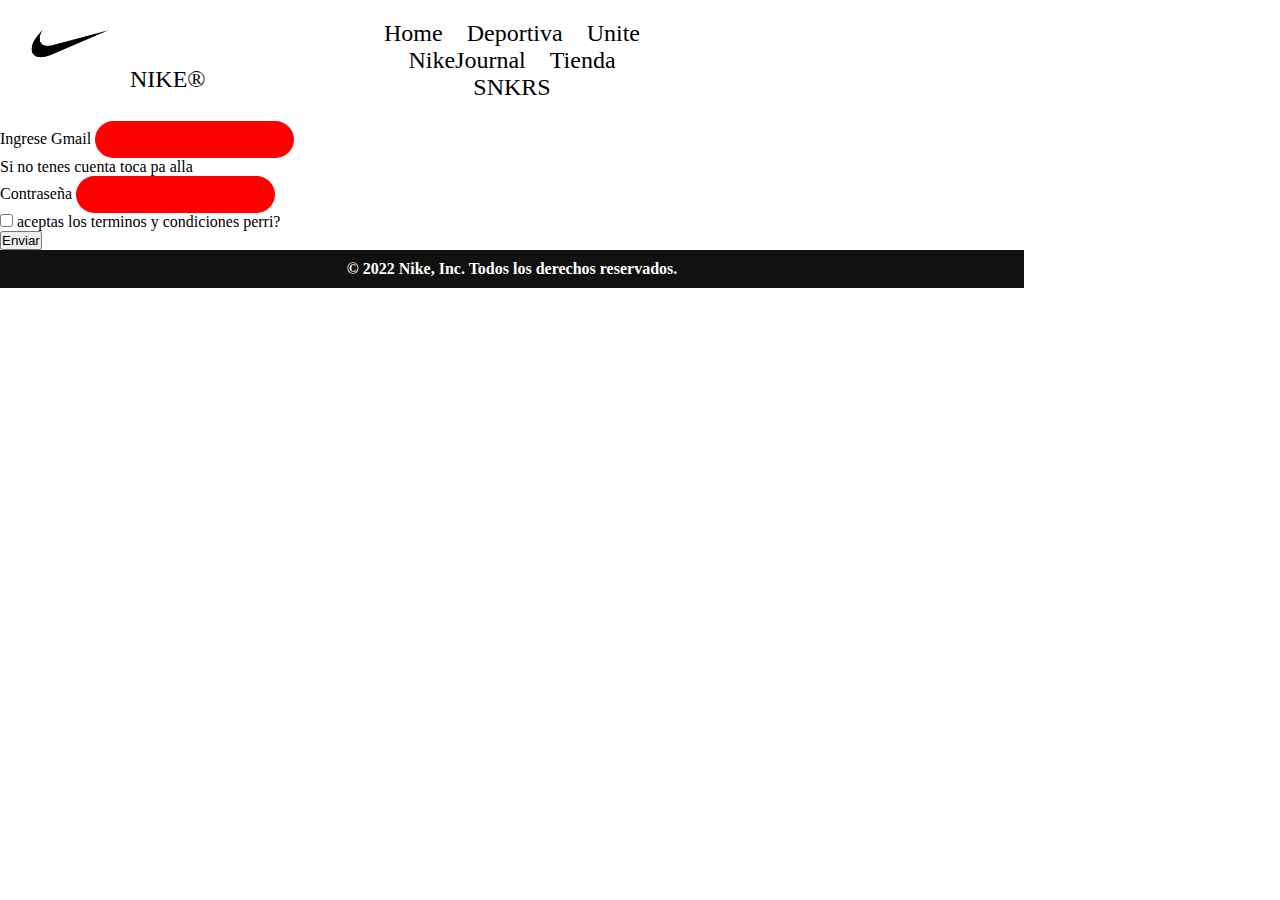
<file: pages/unite.html>
<!DOCTYPE html>
<html lang="es">

<head>
    <meta charset="UTF-8" />
    <meta http-equiv="X-UA-Compatible" content="IE=edge" />
    <meta name="viewport" content="width=device-width, initial-scale=1.0" />
    <link rel="shortcut icon" href="../imagenes/nike.png" type="image/x-icon" />
    <title>NIKE false</title>
    <!-- bootstrap -->
    <link href="https://cdn.jsdelivr.net/npm/bootstrap@5.2.0/dist/css/bootstrap.min.css" rel="stylesheet"
        integrity="sha384-gH2yIJqKdNHPEq0n4Mqa/HGKIhSkIHeL5AyhkYV8i59U5AR6csBvApHHNl/vI1Bx" crossorigin="anonymous" />
    <!-- css -->
    <link rel="stylesheet" href="../css/style.css" />
    <!-- letra -->
    <link rel="preconnect" href="https://fonts.googleapis.com" />
    <link rel="preconnect" href="https://fonts.gstatic.com" crossorigin />
    <link href="https://fonts.googleapis.com/css2?family=Passion+One&display=swap" rel="stylesheet" />
</head>

<body class="mx-auto" style="width: 80%">
    <div class="padreGrid">
        <header class="text-center">
            <a href="../index.html"><img src="../imagenes/nike.png" alt="Logo Nike" class="logo" />NIKE®</a>
        </header>

        <nav class="lead">
            <a href="../index.html">Home</a>
            <a href="./ropa.html">Deportiva</a>
            <a href="./unite.html">Unite</a>
            <a href="./nike.html">NikeJournal</a>
            <a href="./tienda.html">Tienda</a>
            <a href="./snkrs.html">SNKRS</a>
        </nav>

        <main >

            <form>
                <div class="mb-3">
                    <label for="exampleInputEmail1" class="form-label">Ingrese Gmail</label>
                    <input type="email" class="form-control" id="exampleInputEmail1" aria-describedby="emailHelp">
                    <div id="emailHelp" class="form-text">Si no tenes cuenta toca pa alla</div>
                </div>
                <div class="mb-3">
                    <label for="exampleInputPassword1" class="form-label">Contraseña</label>
                    <input type="password" class="form-control" id="exampleInputPassword1">
                </div>
                <div class="mb-3 form-check">
                    <input type="checkbox" class="form-check-input" id="exampleCheck1">
                    <label class="form-check-label" for="exampleCheck1">aceptas los terminos y condiciones perri?</label>
                </div>
                <button type="submit" class="btn btn-primary">Enviar</button>
            </form>

        </main>

            <footer>
                <h2>© 2022 Nike, Inc. Todos los derechos reservados.</h2>
            </footer>
    </div>

    <!-- bootstrap -->
    <script src="https://cdn.jsdelivr.net/npm/bootstrap@5.2.0/dist/js/bootstrap.bundle.min.js"
        integrity="sha384-A3rJD856KowSb7dwlZdYEkO39Gagi7vIsF0jrRAoQmDKKtQBHUuLZ9AsSv4jD4Xa"
        crossorigin="anonymous"></script>
</body>

</html>
</file>
<file: css/style.css>
*{
    padding: 0;
    margin: 0;
    box-sizing: border-box;
}

body{
    background-color: #fff;
}
/* grid */
.padreGrid{
    display: grid;
    grid-template-columns: repeat(3,1fr);
    grid-template-areas: 
    "header buscador nav"
    "main main main"
    "footer footer footer";

}
    header{
        grid-area: header;
    }

    .buscador{
        grid-area: buscador;
    }
    nav a{
        grid-area: nav;
    }
    main{
        grid-area: main;
    }
    footer{
        grid-area: footer;
    }

    /* modificaciones */
.logo{
    width: 120px;
    padding: 10px;
}

nav{
    text-align: center;
    padding: 20px;
}

a{
    padding: 10px;
    color: black;
    text-decoration: none;
}

input{
    border: 1.5px solid transparent;
    border-radius: 30px;
    background-color:red;
    color: #fff;
    padding: 6px;
    padding: 10px 10px;
    font-weight: 500;
}
input:hover{
    filter: grayscale(100%);
}


footer{
    padding: 1%;
    background-color: #111;
}
h1{
    padding: 20px;
    font-family: 'Passion One', cursive;
    text-align: center;
    font-size: 5em;
    font-weight: bold;
}
h2{
    color: #fff;
    font-size: 1em;
    text-align: center;
}

.imagenees{
    margin: 20px;
}

img{
    padding: 5px;
}


/* responsive  */

@media screen and (max-width:1910px){
    a{
        font-size: 1.5em;
    }

    
}
</file>
